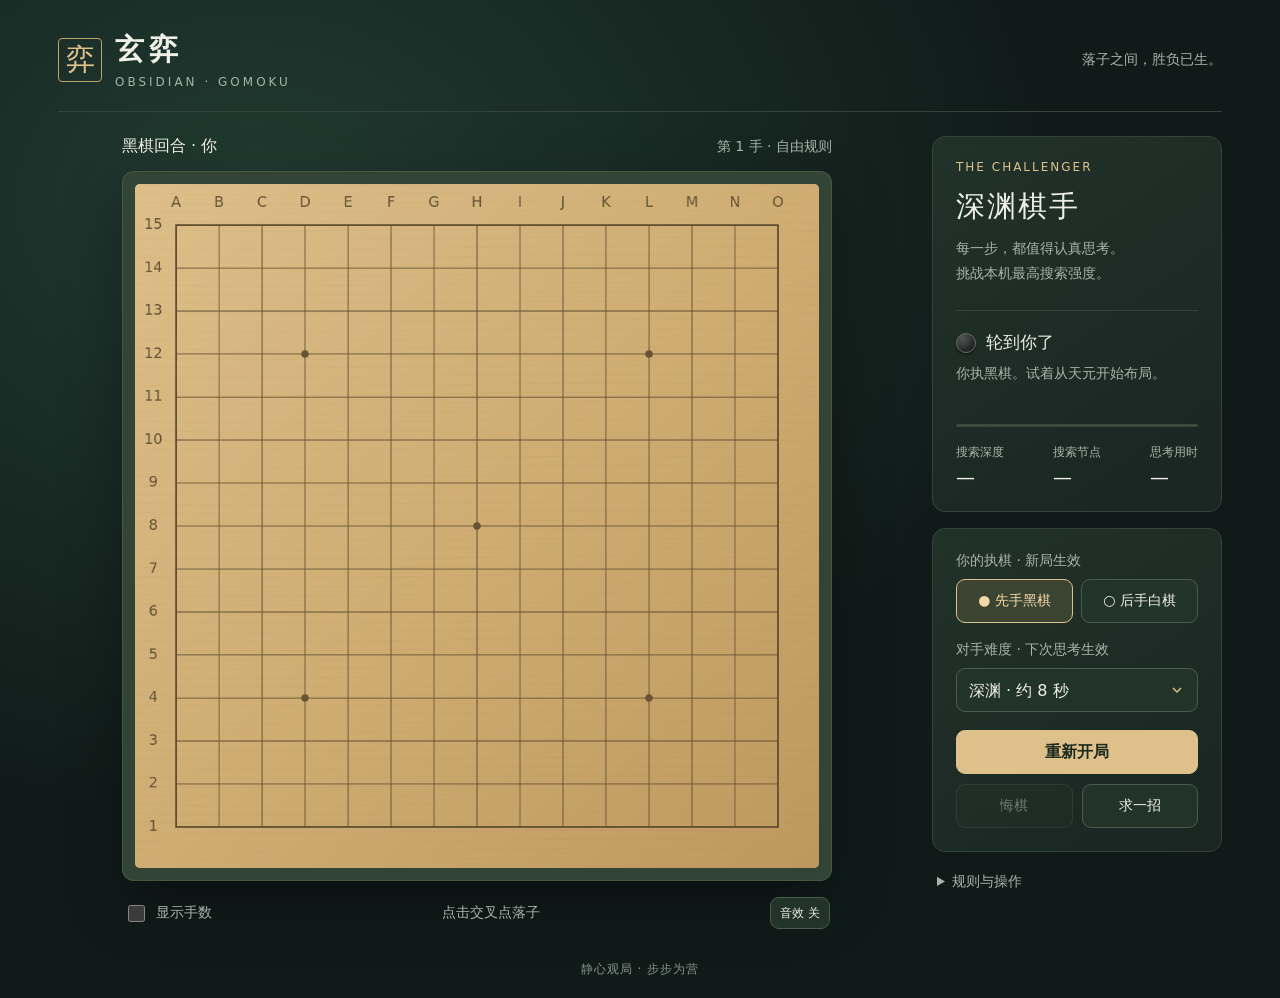
<file: index.html>
<!doctype html>
<html lang="zh-CN"><head><meta charset="utf-8"><meta name="viewport" content="width=device-width, initial-scale=1, viewport-fit=cover"><meta name="theme-color" content="#101b19"><meta name="description" content="玄弈：挑战多步搜索 AI 的极限五子棋，支持离线、悔棋、自动存档与手机触控。"><title>玄弈 · 极限五子棋</title><style>:root{color-scheme:dark;--bg:#101b19;--panel:#192622;--line:#34433b;--gold:#dec18a;--text:#eef0e7;--muted:#a7b4a9}*{box-sizing:border-box}body{margin:0;background:radial-gradient(ellipse at 20% 20%,#213a30 0,transparent 55%),var(--bg);color:var(--text);font-family:Inter,"Microsoft YaHei",system-ui,sans-serif;font-size:16px;min-height:100svh}button,select,input{font:inherit}button,select{border:1px solid #4b5b4e;border-radius:9px;color:var(--text);background:#223329;cursor:pointer;min-height:44px}button{padding:10px 16px;transition:background .2s,transform .2s}button:hover:not(:disabled){background:#374c3a}button:active:not(:disabled){transform:translateY(1px)}button:focus-visible,select:focus-visible,canvas:focus-visible{outline:3px solid var(--gold);outline-offset:4px}button:disabled{opacity:.4;cursor:not-allowed}.shell{max-width:1240px;margin:auto;padding:30px 38px 20px}.header{display:flex;align-items:center;justify-content:space-between;border-bottom:1px solid var(--line);padding-bottom:22px;margin-bottom:24px}.brand{display:flex;gap:13px;align-items:center}.mark{width:44px;height:44px;border:1px solid #bda56f;display:grid;place-items:center;font-family:serif;font-size:29px;color:var(--gold);border-radius:4px}.brand h1{font-family:"Songti SC",SimSun,serif;font-size:29px;letter-spacing:5px;margin:0}.eyebrow{color:var(--muted);font-size:12px;letter-spacing:3px;margin-top:5px}.header-note{font-size:14px;color:var(--muted)}.game-layout{display:grid;grid-template-columns:minmax(0,1fr) 290px;gap:36px;align-items:start}.board-top{display:flex;justify-content:space-between;align-items:center;margin-bottom:14px}.board-top h2{font-size:16px;font-weight:500;margin:0}.board-top span{color:var(--muted);font-size:14px}.board-frame{padding:13px;border-radius:12px;background:#324435;box-shadow:0 24px 60px #0005,inset 0 0 0 1px #67765265}canvas{display:block;width:100%;aspect-ratio:1;touch-action:manipulation;border-radius:5px;cursor:crosshair;background:#cfad73}.board-bottom{display:flex;justify-content:space-between;align-items:center;padding:16px 2px;font-size:14px;color:var(--muted);gap:10px}.check{display:flex;gap:8px;align-items:center;cursor:pointer}.check input{accent-color:var(--gold);width:17px;height:17px}.panel{border:1px solid var(--line);border-radius:13px;padding:23px;background:linear-gradient(145deg,#213229,#192622);margin-bottom:16px}.tag{font-size:12px;letter-spacing:2px;color:var(--gold)}.panel h2{font-size:29px;font-family:SimSun,serif;font-weight:400;margin:13px 0 9px;letter-spacing:2px}.description{color:var(--muted);font-size:14px;line-height:1.8;margin:0}.status{margin-top:24px;padding-top:20px;border-top:1px solid var(--line)}.status-title{display:flex;align-items:center;gap:10px;font-size:17px;margin-bottom:8px}.mini-stone{display:inline-block;width:20px;height:20px;border-radius:50%;background:radial-gradient(circle at 30% 25%,#505654,#111);box-shadow:0 2px 3px #0006;border:1px solid #657063}.mini-stone.white{background:radial-gradient(circle at 30% 25%,#fff,#c9cfc5)}.status-sub{font-size:14px;line-height:1.7;color:var(--muted);min-height:48px}.progress{height:3px;background:#3c493d;margin:14px 0 0;overflow:hidden;border-radius:3px}.progress span{display:block;background:var(--gold);width:0;height:100%}.thinking .progress span{width:35%;animation:thinking 1.7s ease-in-out infinite}@keyframes thinking{0%{transform:translateX(-110%)}100%{transform:translateX(390%)}}.stats{display:flex;justify-content:space-between;margin-top:17px}.stat label{display:block;color:var(--muted);font-size:12px;margin-bottom:5px}.stat strong{font-size:19px;font-weight:400;font-variant-numeric:tabular-nums}.settings label{display:block;font-size:14px;color:var(--muted);margin-bottom:9px}select{width:100%;padding:9px 35px 9px 12px;appearance:none;background-image:url("data:image/svg+xml,%3Csvg xmlns='http://www.w3.org/2000/svg' width='16' height='16' viewBox='0 0 16 16'%3E%3Cpath d='m4 6 4 4 4-4' fill='none' stroke='%23dec18a' stroke-width='1.5'/%3E%3C/svg%3E");background-position:right 12px center;background-repeat:no-repeat}.segmented{display:flex;gap:8px;margin-bottom:18px}.segmented button{flex:1;font-size:14px}.segmented .active{border-color:var(--gold);background:#3b4430;color:#f3d9a9}.primary{width:100%;background:var(--gold);color:#1c291f;font-weight:600;border-color:var(--gold);margin-top:18px}.primary:hover:not(:disabled){background:#f2d8a5}.secondary-row{display:flex;gap:9px;margin-top:10px}.secondary-row button{flex:1;font-size:14px;padding:9px}.rules{padding:0 5px;color:var(--muted);font-size:13px;line-height:1.9}.rules summary{cursor:pointer;font-size:14px}.rules p{margin-top:7px}.footer{font-size:12px;color:#84988a;text-align:center;padding-top:16px;letter-spacing:1px}.toast{position:fixed;bottom:24px;left:50%;transform:translateX(-50%);background:#e8d3a9;color:#18271d;padding:12px 22px;border-radius:9px;box-shadow:0 5px 20px #0005;z-index:10;max-width:90vw;text-align:center;font-size:14px}.toast:empty{display:none}dialog{border:1px solid #64735b;border-radius:16px;background:#1c3026;color:var(--text);width:min(90vw,370px);padding:29px}dialog::backdrop{background:#06110bba;backdrop-filter:blur(4px)}dialog h2{font-family:SimSun,serif;font-size:28px;font-weight:400}dialog p{color:var(--muted);line-height:1.8}dialog button{width:100%;margin-top:10px}.mobile-hint{display:none}@media(min-width:1000px){.board-area{max-width:min(730px,calc(100svh - 190px));width:100%;justify-self:center}}@media(max-width:800px){.shell{padding:20px}.game-layout{gap:20px;grid-template-columns:minmax(0,1fr) 250px}.panel{padding:18px}.header-note{font-size:12px}}@media(max-width:640px){.shell{padding:16px 12px}.header{padding-bottom:15px;margin-bottom:17px}.brand h1{font-size:24px}.eyebrow{font-size:10px;letter-spacing:2px}.header-note{max-width:90px;text-align:right;line-height:1.6}.game-layout{display:flex;flex-direction:column;gap:9px}.board-area{width:100%}.board-frame{padding:7px;border-radius:9px}.board-top{margin-bottom:10px}.board-bottom{padding:12px 2px;font-size:12px}.sidebar{width:100%;display:grid;grid-template-columns:1fr 1fr;gap:10px}.panel{margin-bottom:0;padding:15px;border-radius:10px}.panel h2{font-size:23px;margin-top:10px}.description{font-size:12px}.status{margin-top:13px;padding-top:13px}.status-title{font-size:15px}.status-sub{font-size:12px;min-height:40px}.stats{gap:10px;flex-wrap:wrap}.stat strong{font-size:16px}.settings label{font-size:12px}.segmented{gap:5px;margin-bottom:12px}.segmented button{padding:6px;font-size:12px}select{font-size:12px;padding-left:8px}.primary{margin-top:12px;font-size:14px;padding:8px}.secondary-row{gap:5px}.secondary-row button{font-size:12px;padding:6px 3px}.rules{grid-column:1/-1}.footer{font-size:10px}.tag{font-size:10px;letter-spacing:1px}}@media(prefers-reduced-motion:reduce){*{animation:none!important;transition:none!important}.thinking .progress span{width:100%}}
</style></head>
<body><main class="shell"><header class="header"><div class="brand"><div class="mark" aria-hidden="true">弈</div><div><h1>玄弈</h1><div class="eyebrow">OBSIDIAN · GOMOKU</div></div></div><div class="header-note">落子之间，胜负已生。</div></header>
<div class="game-layout"><section class="board-area" aria-label="五子棋棋盘"><div class="board-top"><h2 id="turnLabel">执黑先行</h2><span id="moveLabel">第 1 手 · 自由规则</span></div><div class="board-frame"><canvas id="board" width="900" height="900" tabindex="0" role="application" aria-label="15乘15五子棋棋盘，方向键选择位置，回车落子"></canvas></div><div class="board-bottom"><label class="check"><input id="numbers" type="checkbox">显示手数</label><span id="lastMove">点击交叉点落子</span><button id="sound" aria-label="开启落子音效" style="min-height:32px;padding:4px 9px;font-size:12px">音效 关</button></div></section>
<aside class="sidebar"><section class="panel" id="aiPanel"><div class="tag">THE CHALLENGER</div><h2 id="levelName">深渊棋手</h2><p class="description" id="levelDesc">每一步，都值得认真思考。<br>挑战本机最高搜索强度。</p><div class="status"><div class="status-title"><span class="mini-stone" id="turnStone"></span><span id="statusTitle" aria-live="polite">轮到你了</span></div><div class="status-sub" id="statusSub">你执黑棋。试着从天元开始布局。</div><div class="progress"><span></span></div><div class="stats"><div class="stat"><label>搜索深度</label><strong id="depth">—</strong></div><div class="stat"><label>搜索节点</label><strong id="nodes">—</strong></div><div class="stat"><label>思考用时</label><strong id="elapsed">—</strong></div></div></div></section>
<section class="panel settings"><label>你的执棋 · 新局生效</label><div class="segmented"><button id="black" class="active" aria-pressed="true">● 先手黑棋</button><button id="white" aria-pressed="false">○ 后手白棋</button></div><label for="difficulty">对手难度 · 下次思考生效</label><select id="difficulty"><option value="expert">高手 · 约 1 秒</option><option value="master">大师 · 约 3 秒</option><option value="abyss" selected>深渊 · 约 8 秒</option></select><button class="primary" id="restart">重新开局</button><div class="secondary-row"><button id="undo" disabled>悔棋</button><button id="hint">求一招</button></div></section>
<details class="rules"><summary>规则与操作</summary><p>15 × 15 棋盘，黑棋先行。横、竖或斜向连成五子及以上即获胜，无禁手。悔棋会退回到你的上一次落子前。</p><p>点击交叉点落子；键盘方向键移动，回车或空格落子。棋局自动保存在当前浏览器。AI 使用局部候选点、威胁评分及迭代加深搜索，棋力受设备性能影响，并非不可战胜。</p></details></aside></div><footer class="footer">静心观局 · 步步为营</footer></main><div id="toast" class="toast" role="status"></div>
<dialog id="result"><div class="tag">GAME OVER</div><h2 id="resultTitle"></h2><p id="resultText"></p><button id="again" class="primary">再战一局</button><button id="review">留在棋盘复盘</button></dialog>
<dialog id="confirm"><h2>开始新的对局？</h2><p>当前棋局将被替换。</p><button id="confirmNew" class="primary">开始新局</button><button id="cancelNew">继续当前对局</button></dialog>
<script id="engine-source" type="text/plain">/* Original, dependency-free freestyle Gomoku search engine. */
'use strict';
const GomokuEngine = (() => {
  const N=15, SIZE=225, WIN=100000000, DIRS=[[1,0],[0,1],[1,1],[1,-1]];
  const table=new Map();
  function lineValue(a) {
    let key=0; for(let i=0;i<9;i++)key=key*3+a[i];
    if(table.has(key))return table.get(key);
    const five=()=>{for(let s=0;s<=4;s++){let ok=true;for(let j=s;j<s+5;j++)if(a[j]!==1){ok=false;break;}if(ok)return true;}return false;};
    const winning=()=>{let n=0;for(let i=0;i<9;i++)if(a[i]===0){a[i]=1;if(five())n++;a[i]=0;}return n;};
    let v;
    if(five())v=6;
    else {const w=winning();if(w>=2)v=5;else if(w===1)v=4;else {
      let threes=0,twos=0;
      for(let i=0;i<9;i++)if(a[i]===0){a[i]=1;const q=winning();if(q>=2)threes++;else if(q===1)twos++;a[i]=0;}
      v=threes?3:twos?2:1;
    }}
    table.set(key,v);return v;
  }
  function won(b,p,s){const x=p%N,y=(p/N)|0;for(const [dx,dy] of DIRS){let n=1;for(const sign of [-1,1])for(let k=1;k<5;k++){const xx=x+dx*k*sign,yy=y+dy*k*sign;if(xx<0||xx>=N||yy<0||yy>=N||b[yy*N+xx]!==s)break;n++;}if(n>=5)return true;}return false;}
  function analyze(b,p,s){
    let fours=0,threes=0,score=0,rank=0;const x=p%N,y=(p/N)|0;
    for(const [dx,dy] of DIRS){const a=[];for(let k=-4;k<=4;k++){const xx=x+dx*k,yy=y+dy*k;a.push(k===0?1:xx<0||xx>=N||yy<0||yy>=N?2:b[yy*N+xx]===s?1:b[yy*N+xx]===0?0:2);}
      const v=lineValue(a);rank=Math.max(rank,v);score+=[0,3,90,1400,16000,180000,20000000][v];if(v===4)fours++;if(v===3)threes++;
    }
    if(fours>=2 || fours&&threes){score+=130000;rank=Math.max(rank,5);}else if(threes>=2)score+=15000;
    return {score,rank};
  }
  function candidates(b,s){
    const near=new Uint8Array(SIZE);let count=0;
    for(let i=0;i<SIZE;i++)if(b[i]){count++;const x=i%N,y=i/N|0;for(let dy=-2;dy<=2;dy++)for(let dx=-2;dx<=2;dx++){const xx=x+dx,yy=y+dy;if(xx>=0&&xx<N&&yy>=0&&yy<N&&!b[yy*N+xx])near[yy*N+xx]=1;}}
    if(!count)return [{p:112,a:{score:0,rank:0},d:{score:0,rank:0},order:0}];
    const list=[];for(let p=0;p<SIZE;p++)if(near[p]){const a=analyze(b,p,s),d=analyze(b,p,3-s);list.push({p,a,d,order:Math.max(a.score,d.score*.96)+Math.min(a.score,d.score)*.12-((p%15-7)**2+((p/15|0)-7)**2)*.03});}
    list.sort((a,b)=>b.order-a.order);return list;
  }
  function choose(input,side,options={}){
    const b=Int8Array.from(input),start=Date.now(),budget=options.timeMs||4500,deadline=start+budget;
    let nodes=0,completed=0,best=-1,bestScore=0;const tt=new Map(),STOP={};
    let seed=0x12345678;const rand=()=>{seed^=seed<<13;seed^=seed>>>17;seed^=seed<<5;return seed>>>0;};
    const z=Array.from({length:SIZE},()=>[0,rand(),rand()]);let hash=0;for(let i=0;i<SIZE;i++)if(b[i])hash^=z[i][b[i]];
    const put=(p,s)=>{b[p]=s;hash^=z[p][s];}; const take=(p,s)=>{b[p]=0;hash^=z[p][s];};
    const check=()=>{if(Date.now()>=deadline)throw STOP;};
    const leaf=(list)=>{if(!list.length)return 0;let a=0,d=0,a2=0,d2=0;for(const m of list){if(m.a.score>a){a2=a;a=m.a.score;}else a2=Math.max(a2,m.a.score);if(m.d.score>d){d2=d;d=m.d.score;}else d2=Math.max(d2,m.d.score);}return Math.round(a+a2*.16-d*.94-d2*.14);};
    function search(depth,alpha,beta,s,ply,ext){
      nodes++;if((nodes&31)===0)check();
      const key=(hash>>>0)+':'+s+':'+ext,old=tt.get(key),original=alpha;
      if(old&&old.depth>=depth){if(old.flag===0)return old.score;if(old.flag===1)alpha=Math.max(alpha,old.score);else beta=Math.min(beta,old.score);if(alpha>=beta)return old.score;}
      let list=candidates(b,s);if(!list.length)return 0;
      if(list.some(m=>m.a.rank===6))return WIN-ply;
      const blocks=list.filter(m=>m.d.rank===6);
      if(blocks.length>1)return -WIN+ply+1;
      if(blocks.length){list=blocks;if(depth<=0&&ext>0){depth=1;ext--;}}
      if(depth<=0)return leaf(list);
      const limit=blocks.length?1:ply<=1?16:depth>=3?10:7;
      if(old){const i=list.findIndex(m=>m.p===old.move);if(i>0)list.unshift(list.splice(i,1)[0]);}
      list=list.slice(0,limit);let score=-Infinity,move=list[0].p;
      for(const m of list){put(m.p,s);let v;try{v=-search(depth-1,-beta,-alpha,3-s,ply+1,ext);}finally{take(m.p,s);}if(v>score){score=v;move=m.p;}alpha=Math.max(alpha,v);if(alpha>=beta)break;}
      if(tt.size>100000)tt.clear();tt.set(key,{depth,score,move,flag:score<=original?2:score>=beta?1:0});return score;
    }
    let root=candidates(b,side);if(!root.length)return {move:-1,depth:0,nodes:0,elapsed:0,score:0};
    const wins=root.filter(m=>m.a.rank===6),blocks=root.filter(m=>m.d.rank===6);
    if(wins.length)return {move:wins[0].p,depth:1,nodes:1,elapsed:Date.now()-start,score:WIN};
    if(blocks.length)root=blocks;else root=root.slice(0,options.width||20);
    best=root[0].p;
    if(b.every(v=>v===0))return {move:112,depth:0,nodes:0,elapsed:Date.now()-start,score:0};
    for(let depth=1;depth<=(options.maxDepth||10);depth++){
      try {let alpha=-Infinity,iteration=-Infinity,choice=best;const results=[];
        root.sort((a,b)=>(b.p===best)-(a.p===best));
        for(const m of root){check();put(m.p,side);let value;try{value=-search(depth-1,-WIN*2,-alpha,3-side,1,4);}finally{take(m.p,side);}results.push([m.p,value]);if(value>iteration){iteration=value;choice=m.p;}alpha=Math.max(alpha,value);}
        best=choice;bestScore=iteration;completed=depth;
        if(options.onProgress)options.onProgress({depth,nodes,elapsed:Date.now()-start});
        if(Math.abs(bestScore)>WIN-100)break;
      }catch(e){if(e!==STOP)throw e;break;}
    }
    return {move:best,depth:completed,nodes,elapsed:Date.now()-start,score:bestScore};
  }
  return {choose,won,analyze,candidates};
})();
if(typeof module!=='undefined')module.exports=GomokuEngine;
</script><script>'use strict';
const $=id=>document.getElementById(id),canvas=$('board'),ctx=canvas.getContext('2d');
const engineSource=$('engine-source').textContent;
const Engine=new Function(engineSource+';return GomokuEngine;')();
const LEVELS={expert:{timeMs:1000,maxDepth:6,name:'高阶棋手'},master:{timeMs:3000,maxDepth:8,name:'大师棋手'},abyss:{timeMs:8000,maxDepth:12,name:'深渊棋手'}};
let board=Array(225).fill(0),history=[],human=1,nextHuman=1,finished=false,busy=false,worker=null,job=0,hover=-1,cursor=112,keyboard=false,hintPoint=-1,winning=[],audioOn=false,audioCtx=null,timer=null,toastTimer=null,stats=null;
const current=()=>history.length%2+1;
function notify(s){$('toast').textContent=s;clearTimeout(toastTimer);toastTimer=setTimeout(()=>$('toast').textContent='',3500);}
function save(){try{localStorage.setItem('obsidian-gomoku-v1',JSON.stringify({history,human,difficulty:$('difficulty').value,numbers:$('numbers').checked}));}catch{}}
function restore(){try{const v=JSON.parse(localStorage.getItem('obsidian-gomoku-v1'));if(!v||![1,2].includes(v.human)||!Array.isArray(v.history)||v.history.length>225)return;const b=Array(225).fill(0);let ended=false;for(let i=0;i<v.history.length;i++){const p=v.history[i];if(ended||!Number.isInteger(p)||p<0||p>=225||b[p])return;b[p]=i%2+1;if(Engine.won(b,p,b[p]))ended=true;}board=b;history=v.history;human=nextHuman=v.human;finished=ended||history.length===225;if(LEVELS[v.difficulty])$('difficulty').value=v.difficulty;$('numbers').checked=!!v.numbers;if(ended)findWinning();}catch{}}
function coord(p){return 'ABCDEFGHIJKLMNO'[p%15]+(15-(p/15|0));}
function sound(){if(!audioOn)return;try{audioCtx??=new(window.AudioContext||window.webkitAudioContext)();audioCtx.resume();const o=audioCtx.createOscillator(),g=audioCtx.createGain();o.type='sine';o.frequency.setValueAtTime(600,audioCtx.currentTime);o.frequency.exponentialRampToValueAtTime(190,audioCtx.currentTime+.07);g.gain.setValueAtTime(.1,audioCtx.currentTime);g.gain.exponentialRampToValueAtTime(.001,audioCtx.currentTime+.09);o.connect(g).connect(audioCtx.destination);o.start();o.stop(audioCtx.currentTime+.1);}catch{}}
function render(){
  const W=900,pad=54,step=(W-pad*2)/14;
  ctx.clearRect(0,0,W,W);const bg=ctx.createLinearGradient(0,0,W,W);bg.addColorStop(0,'#ddbf89');bg.addColorStop(.5,'#cfad73');bg.addColorStop(1,'#be995f');ctx.fillStyle=bg;ctx.fillRect(0,0,W,W);
  ctx.save();ctx.globalAlpha=.045;ctx.strokeStyle='#654318';for(let i=0;i<80;i++){ctx.beginPath();ctx.moveTo(0,i*12);ctx.bezierCurveTo(250,i*12+8,600,i*12-10,900,i*12+3);ctx.stroke();}ctx.restore();
  ctx.strokeStyle='#685332';ctx.lineWidth=1.2;for(let i=0;i<15;i++){ctx.beginPath();ctx.moveTo(pad,pad+i*step);ctx.lineTo(W-pad,pad+i*step);ctx.moveTo(pad+i*step,pad);ctx.lineTo(pad+i*step,W-pad);ctx.stroke();}
  ctx.strokeStyle='#5c482b';ctx.lineWidth=2;ctx.strokeRect(pad,pad,W-2*pad,W-2*pad);
  ctx.fillStyle='#665334';ctx.font='19px system-ui';ctx.textAlign='center';ctx.textBaseline='middle';for(let i=0;i<15;i++){ctx.fillText('ABCDEFGHIJKLMNO'[i],pad+i*step,25);ctx.fillText(String(15-i),24,pad+i*step);}for(const [x,y] of [[3,3],[11,3],[7,7],[3,11],[11,11]]){ctx.beginPath();ctx.arc(pad+x*step,pad+y*step,5,0,Math.PI*2);ctx.fill();}
  for(let p=0;p<225;p++)if(board[p]){const x=pad+p%15*step,y=pad+(p/15|0)*step,r=step*.435;ctx.save();ctx.shadowColor='#3d2b2990';ctx.shadowBlur=5;ctx.shadowOffsetY=4;const g=ctx.createRadialGradient(x-r*.35,y-r*.4,1,x,y,r);if(board[p]===1){g.addColorStop(0,'#515653');g.addColorStop(.45,'#252b28');g.addColorStop(1,'#0c100e');}else{g.addColorStop(0,'#ffffff');g.addColorStop(.6,'#eff0df');g.addColorStop(1,'#c4c6b4');}ctx.fillStyle=g;ctx.beginPath();ctx.arc(x,y,r,0,Math.PI*2);ctx.fill();ctx.restore();if($('numbers').checked){ctx.fillStyle=board[p]===1?'#f0e2bd':'#31452f';ctx.font='23px system-ui';ctx.fillText(String(history.indexOf(p)+1),x,y+1);}else if(p===history.at(-1)){ctx.fillStyle=board[p]===1?'#e6c780':'#926139';ctx.beginPath();ctx.arc(x,y,5,0,Math.PI*2);ctx.fill();}}
  if(winning.length){const a=winning[0],z=winning.at(-1);ctx.strokeStyle='#b34934';ctx.lineWidth=7;ctx.lineCap='round';ctx.beginPath();ctx.moveTo(pad+a%15*step,pad+(a/15|0)*step);ctx.lineTo(pad+z%15*step,pad+(z/15|0)*step);ctx.stroke();}
  const target=hintPoint>=0?hintPoint:keyboard?cursor:hover;if(target>=0&&!board[target]&&!finished&&!busy&&current()===human){const x=pad+target%15*step,y=pad+(target/15|0)*step;ctx.strokeStyle=hintPoint>=0?'#af462d':'#42503b';ctx.lineWidth=3;ctx.setLineDash(hintPoint>=0?[]:[5,5]);ctx.beginPath();ctx.arc(x,y,step*.37,0,Math.PI*2);ctx.stroke();ctx.setLineDash([]);ctx.fillStyle='#42503b';ctx.beginPath();ctx.arc(x,y,3,0,Math.PI*2);ctx.fill();}
}
function update(){const ai=current()!==human;const winner=winning.length?board[winning[0]]:0;$('aiPanel').classList.toggle('thinking',busy);$('levelName').textContent=LEVELS[$('difficulty').value].name;$('turnStone').classList.toggle('white',current()===2);$('statusTitle').textContent=finished?(winner?(winner===human?'你赢了':'AI 获胜'):'本局和棋'):busy?(ai?'AI 正在思考':'正在寻找好棋'):'轮到你了';$('statusSub').textContent=finished?'棋局已保存。可以复盘、悔棋，或再战一局。':busy?'正在推演攻防变化，请稍候。':`你执${human===1?'黑':'白'}棋。${history.length?'点击空位，继续你的布局。':'试着从天元开始布局。'}`;$('turnLabel').textContent=finished?'本局结束':`${current()===1?'黑棋':'白棋'}回合 · ${ai?'AI':'你'}`;$('moveLabel').textContent=`第 ${Math.min(history.length+1,225)} 手 · 自由规则`;$('lastMove').textContent=history.length?`上一手 ${coord(history.at(-1))} · 共 ${history.length} 手`:'点击交叉点落子';$('undo').disabled=!history.some((p,i)=>i%2+1===human);$('hint').disabled=busy||finished||ai;$('black').classList.toggle('active',nextHuman===1);$('white').classList.toggle('active',nextHuman===2);$('black').setAttribute('aria-pressed',nextHuman===1);$('white').setAttribute('aria-pressed',nextHuman===2);if(stats){$('depth').textContent=stats.depth+' 层';$('nodes').textContent=stats.nodes.toLocaleString();$('elapsed').textContent=(stats.elapsed/1000).toFixed(1)+'s';}else{$('depth').textContent=$('nodes').textContent=$('elapsed').textContent='—';}canvas.setAttribute('aria-label',`15乘15棋盘，${$('turnLabel').textContent}，已下${history.length}手。方向键选择，回车落子。`);render();}
function findWinning(){winning=[];const p=history.at(-1);if(p===undefined)return;const s=board[p],x=p%15,y=p/15|0;for(const [dx,dy] of [[1,0],[0,1],[1,1],[1,-1]]){let line=[p];for(const sign of [-1,1]){const part=[];for(let k=1;k<15;k++){const xx=x+dx*k*sign,yy=y+dy*k*sign;if(xx<0||xx>=15||yy<0||yy>=15||board[yy*15+xx]!==s)break;part.push(yy*15+xx);}if(sign===-1)line=part.reverse().concat(line);else line.push(...part);}if(line.length>=5){winning=line;return;}}}
function place(p){if(board[p]||p<0||p>=225||finished)return;const side=current();board[p]=side;history.push(p);hintPoint=-1;sound();if(Engine.won(board,p,side)){finished=true;findWinning();}else if(history.length===225)finished=true;save();update();if(finished){$('resultTitle').textContent=winning.length?(side===human?'你，破局了。':'这局，惜败。'):'势均力敌。';$('resultText').textContent=winning.length?(side===human?`你用 ${history.length} 手赢下了这场对局。下一局，试试换个先后手。`:'看看最后几步，找到威胁形成的那一刻。再来一次，改变战局。'):'棋盘已满，本局和棋。';$('result').showModal();}else if(current()!==human)think(false);}
function stop(){job++;if(worker)worker.terminate();worker=null;clearInterval(timer);timer=null;busy=false;}
function think(isHint){stop();busy=true;hintPoint=-1;const token=job;const start=Date.now();update();let url;try{url=URL.createObjectURL(new Blob([engineSource+`\nself.onmessage=e=>{try{const r=GomokuEngine.choose(e.data.board,e.data.side,{...e.data.options,onProgress:p=>self.postMessage({progress:p})});self.postMessage({result:r});}catch(err){self.postMessage({error:String(err)});}};`],{type:'text/javascript'}));worker=new Worker(url);URL.revokeObjectURL(url);}catch(e){if(url)URL.revokeObjectURL(url);busy=false;update();notify('此浏览器无法启动棋力引擎，请换用现代浏览器。');return;}
  timer=setInterval(()=>{$('elapsed').textContent=((Date.now()-start)/1000).toFixed(1)+'s';},100);
  worker.onerror=()=>{if(token!==job)return;stop();update();notify('棋力引擎异常，请重新开局或刷新重试。');};
  worker.onmessage=e=>{if(token!==job)return;if(e.data.progress){stats=e.data.progress;$('depth').textContent=stats.depth+' 层';$('nodes').textContent=stats.nodes.toLocaleString();return;}if(e.data.error){stop();update();notify('计算失败，请刷新后重试。');return;}const r=e.data.result;stats=r;stop();if(r.move<0||board[r.move]){update();notify('没有可用落点。');return;}if(isHint){hintPoint=r.move;update();notify(`可以考虑 ${coord(r.move)}，棋盘已标记。`);}else place(r.move);};
  worker.postMessage({board,side:current(),options:LEVELS[$('difficulty').value]});
}
function newGame(){stop();$('result').close();$('confirm').close();board=Array(225).fill(0);history=[];human=nextHuman;finished=false;winning=[];stats=null;hintPoint=-1;hover=-1;save();update();if(human===2)think(false);}
function point(e){const r=canvas.getBoundingClientRect(),x=((e.clientX-r.left)/r.width*900-54)/(792/14),y=((e.clientY-r.top)/r.height*900-54)/(792/14);if(x<-.45||x>14.45||y<-.45||y>14.45)return -1;return Math.round(y)*15+Math.round(x);}
canvas.addEventListener('pointermove',e=>{if(e.pointerType==='touch')return;hover=point(e);keyboard=false;render();});canvas.addEventListener('pointerleave',()=>{hover=-1;render();});canvas.addEventListener('click',e=>{if(busy||finished||current()!==human)return;const p=point(e);if(p>=0)place(p);});canvas.addEventListener('keydown',e=>{if(!['ArrowUp','ArrowDown','ArrowLeft','ArrowRight','Enter',' '].includes(e.key))return;e.preventDefault();keyboard=true;let x=cursor%15,y=cursor/15|0;if(e.key==='ArrowUp')y=Math.max(0,y-1);if(e.key==='ArrowDown')y=Math.min(14,y+1);if(e.key==='ArrowLeft')x=Math.max(0,x-1);if(e.key==='ArrowRight')x=Math.min(14,x+1);cursor=y*15+x;if((e.key==='Enter'||e.key===' ')&&!busy&&!finished&&current()===human)place(cursor);render();});
$('black').onclick=()=>{nextHuman=1;update();};$('white').onclick=()=>{nextHuman=2;update();};$('difficulty').onchange=()=>{save();update();};$('numbers').onchange=()=>{save();render();};$('restart').onclick=()=>{if(history.length&&!finished)$('confirm').showModal();else newGame();};$('confirmNew').onclick=newGame;$('cancelNew').onclick=()=>$('confirm').close();$('again').onclick=newGame;$('review').onclick=()=>$('result').close();$('hint').onclick=()=>think(true);$('undo').onclick=()=>{let i=history.length-1;while(i>=0&&i%2+1!==human)i--;if(i<0)return;stop();$('result').close();history.splice(i);board=Array(225).fill(0);history.forEach((p,n)=>board[p]=n%2+1);finished=false;winning=[];hintPoint=-1;stats=null;save();update();};$('sound').onclick=()=>{audioOn=!audioOn;$('sound').textContent='音效 '+(audioOn?'开':'关');$('sound').setAttribute('aria-label',audioOn?'关闭落子音效':'开启落子音效');if(audioOn)sound();};window.addEventListener('beforeunload',save);
restore();update();if(!finished&&current()!==human)think(false);
</script></body></html>
</file>
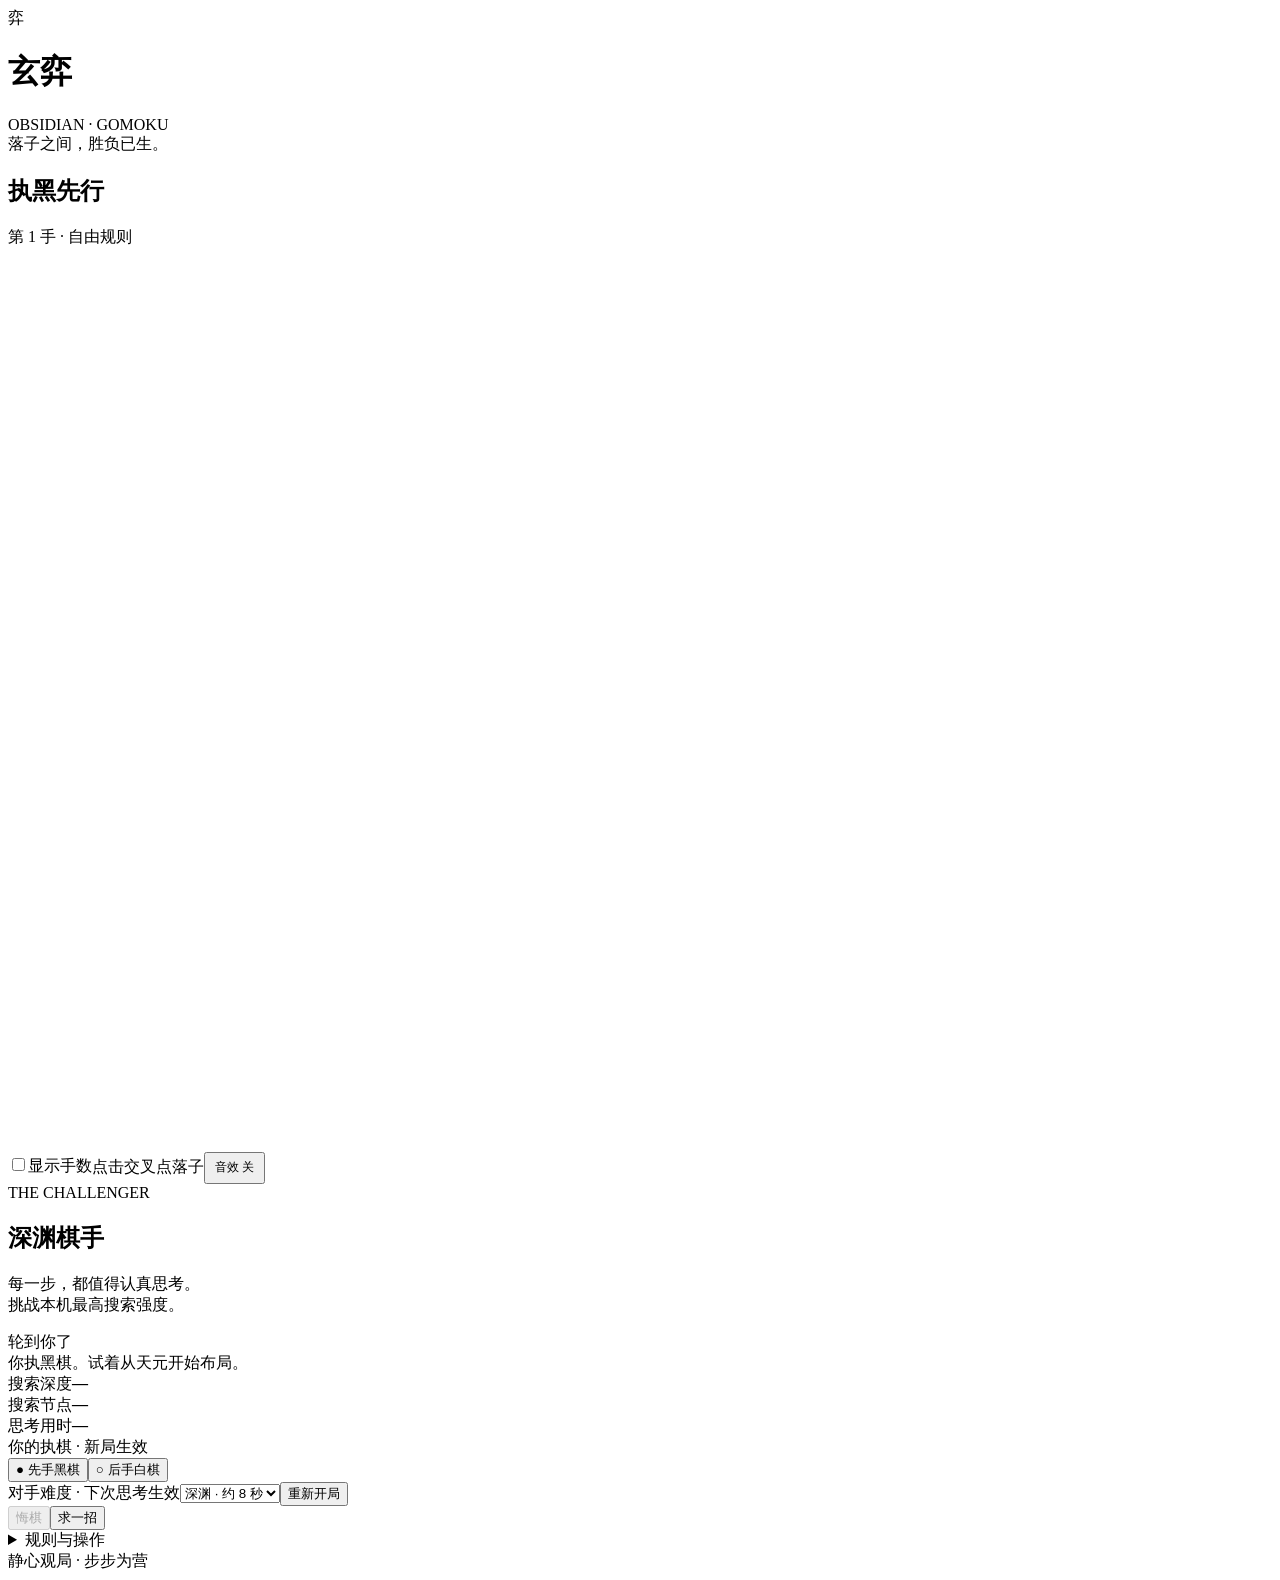
<file: template.html>
<!doctype html>
<html lang="zh-CN"><head><meta charset="utf-8"><meta name="viewport" content="width=device-width, initial-scale=1, viewport-fit=cover"><meta name="theme-color" content="#101b19"><meta name="description" content="玄弈：挑战多步搜索 AI 的极限五子棋，支持离线、悔棋、自动存档与手机触控。"><title>玄弈 · 极限五子棋</title><style>/* STYLES */</style></head>
<body><main class="shell"><header class="header"><div class="brand"><div class="mark" aria-hidden="true">弈</div><div><h1>玄弈</h1><div class="eyebrow">OBSIDIAN · GOMOKU</div></div></div><div class="header-note">落子之间，胜负已生。</div></header>
<div class="game-layout"><section class="board-area" aria-label="五子棋棋盘"><div class="board-top"><h2 id="turnLabel">执黑先行</h2><span id="moveLabel">第 1 手 · 自由规则</span></div><div class="board-frame"><canvas id="board" width="900" height="900" tabindex="0" role="application" aria-label="15乘15五子棋棋盘，方向键选择位置，回车落子"></canvas></div><div class="board-bottom"><label class="check"><input id="numbers" type="checkbox">显示手数</label><span id="lastMove">点击交叉点落子</span><button id="sound" aria-label="开启落子音效" style="min-height:32px;padding:4px 9px;font-size:12px">音效 关</button></div></section>
<aside class="sidebar"><section class="panel" id="aiPanel"><div class="tag">THE CHALLENGER</div><h2 id="levelName">深渊棋手</h2><p class="description" id="levelDesc">每一步，都值得认真思考。<br>挑战本机最高搜索强度。</p><div class="status"><div class="status-title"><span class="mini-stone" id="turnStone"></span><span id="statusTitle" aria-live="polite">轮到你了</span></div><div class="status-sub" id="statusSub">你执黑棋。试着从天元开始布局。</div><div class="progress"><span></span></div><div class="stats"><div class="stat"><label>搜索深度</label><strong id="depth">—</strong></div><div class="stat"><label>搜索节点</label><strong id="nodes">—</strong></div><div class="stat"><label>思考用时</label><strong id="elapsed">—</strong></div></div></div></section>
<section class="panel settings"><label>你的执棋 · 新局生效</label><div class="segmented"><button id="black" class="active" aria-pressed="true">● 先手黑棋</button><button id="white" aria-pressed="false">○ 后手白棋</button></div><label for="difficulty">对手难度 · 下次思考生效</label><select id="difficulty"><option value="expert">高手 · 约 1 秒</option><option value="master">大师 · 约 3 秒</option><option value="abyss" selected>深渊 · 约 8 秒</option></select><button class="primary" id="restart">重新开局</button><div class="secondary-row"><button id="undo" disabled>悔棋</button><button id="hint">求一招</button></div></section>
<details class="rules"><summary>规则与操作</summary><p>15 × 15 棋盘，黑棋先行。横、竖或斜向连成五子及以上即获胜，无禁手。悔棋会退回到你的上一次落子前。</p><p>点击交叉点落子；键盘方向键移动，回车或空格落子。棋局自动保存在当前浏览器。AI 使用局部候选点、威胁评分及迭代加深搜索，棋力受设备性能影响，并非不可战胜。</p></details></aside></div><footer class="footer">静心观局 · 步步为营</footer></main><div id="toast" class="toast" role="status"></div>
<dialog id="result"><div class="tag">GAME OVER</div><h2 id="resultTitle"></h2><p id="resultText"></p><button id="again" class="primary">再战一局</button><button id="review">留在棋盘复盘</button></dialog>
<dialog id="confirm"><h2>开始新的对局？</h2><p>当前棋局将被替换。</p><button id="confirmNew" class="primary">开始新局</button><button id="cancelNew">继续当前对局</button></dialog>
<script id="engine-source" type="text/plain">/* ENGINE */</script><script>/* APP */</script></body></html>
</file>
